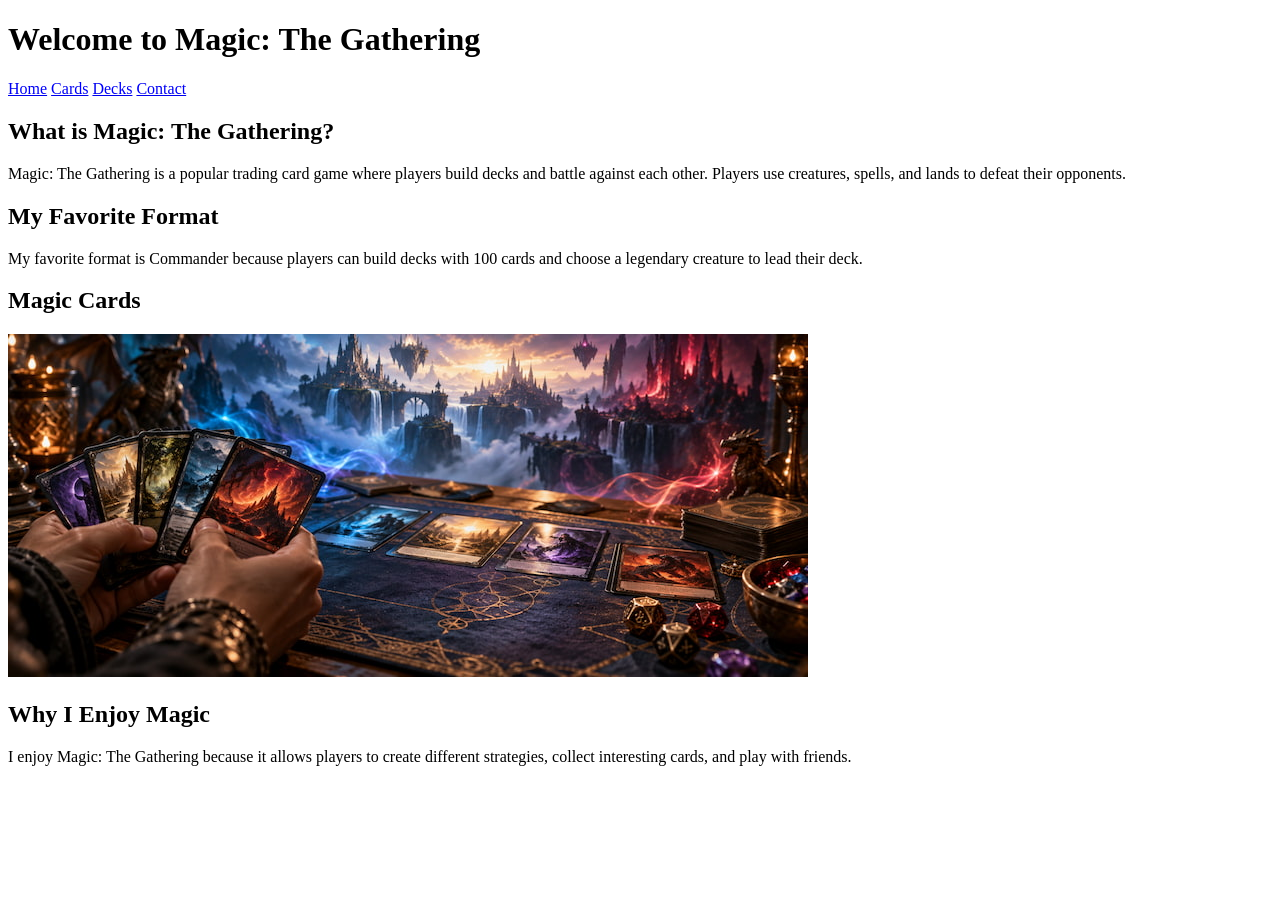
<file: w3/index.html>
<!DOCTYPE html>
<html>
<head>
    <title>Magic: The Gathering</title>
</head>
<body>

    <h1>Welcome to Magic: The Gathering</h1>

    <nav id="menu">
        <a href="index.html">Home</a>
        <a href="cards.html">Cards</a>
        <a href="decks.html">Decks</a>
        <a href="contact.html">Contact</a>
    </nav>

    <h2>What is Magic: The Gathering?</h2>

    <p>Magic: The Gathering is a popular trading card game
    where players build decks and battle against each other.
    Players use creatures, spells, and lands to defeat
    their opponents.</p>

    <h2>My Favorite Format</h2>

    <p>My favorite format is Commander because players can
    build decks with 100 cards and choose a legendary
    creature to lead their deck.</p>

    <h2>Magic Cards</h2>

    <img src="img/Magic-Board.jpg" alt="Magic: The Gathering Board">

    <h2>Why I Enjoy Magic</h2>

    <p>I enjoy Magic: The Gathering because it allows
    players to create different strategies, collect
    interesting cards, and play with friends.</p>

</body>
</html>
</file>
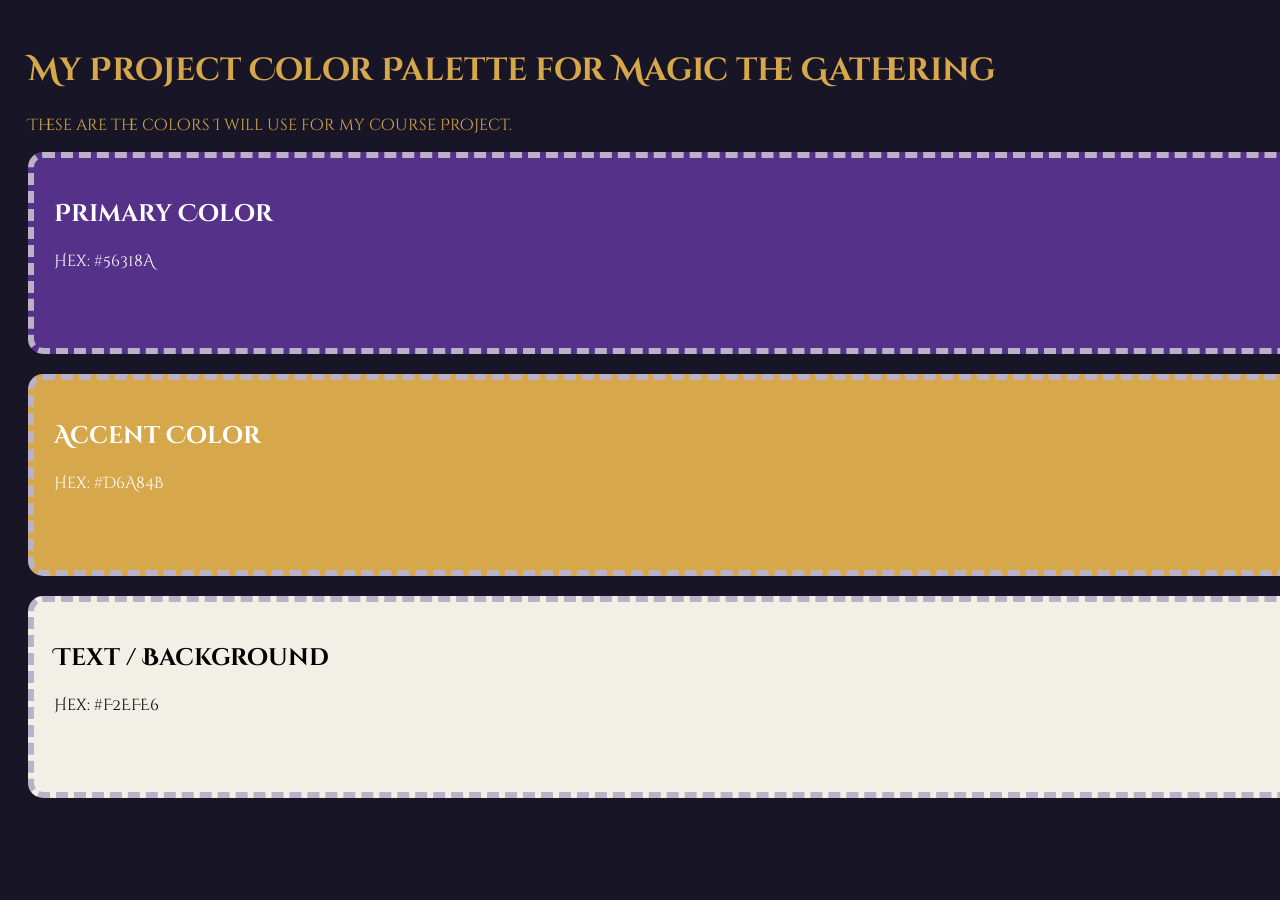
<file: w4/index.html>
<!DOCTYPE html>
<html lang="en">
<head>
    <meta charset="UTF-8">
    <title>My Project Palette</title>
    <link rel="stylesheet" href="css/style.css">
    <link rel="preconnect" href="https://fonts.googleapis.com">
    <link rel="preconnect" href="https://fonts.gstatic.com" crossorigin>
    <link href="https://fonts.googleapis.com/css2?family=Cinzel+Decorative:wght@400;700;900&display=swap" rel="stylesheet">
</head>
<body>

    <h1>My Project Color Palette for Magic the Gathering</h1>
    <p>These are the colors I will use for my course Project.</p>

    <div class="swatch primary">
        <h2>Primary Color</h2>
        <p>Hex: #56318A</p> 
    </div>

    <div class="swatch accent">
        <h2>Accent Color</h2>
        <p>Hex: #D6A84B</p>
    </div>

    <div class="swatch text">
        <h2>Text / Background</h2>
        <p>Hex: #F2EFE6</p>
    </div>

</body>
</html>
</file>
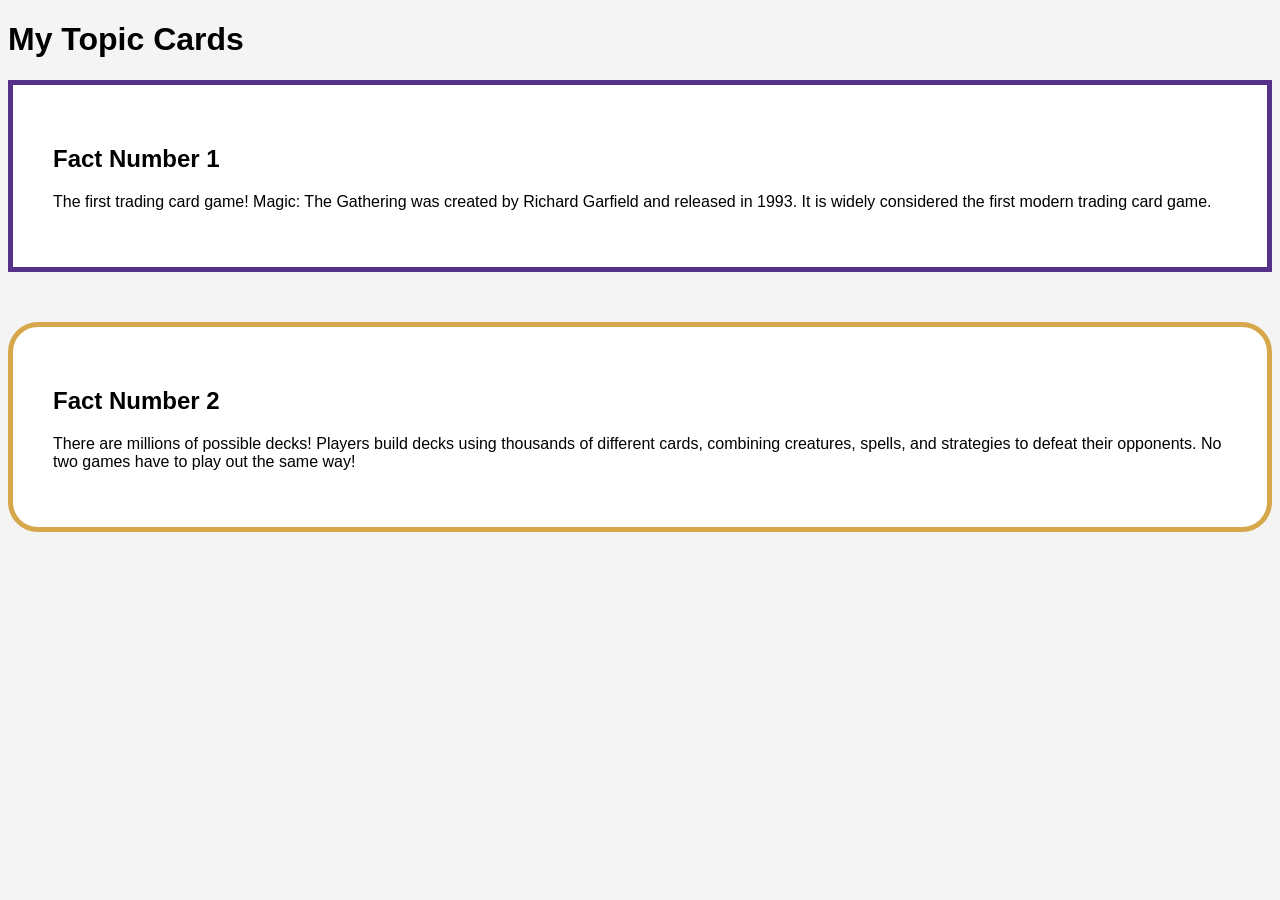
<file: w5/index.html>
<!DOCTYPE html>
<html lang="en">
<head>
    <meta charset="UTF-8">
    <title>Box Model Lab</title>
    <link rel="stylesheet" href="css/style.css">
</head>
<body>

    <h1>My Topic Cards</h1>

    <div class="card box-a">
        <h2>Fact Number 1</h2>
        <p>The first trading card game! 
Magic: The Gathering was created by Richard Garfield and released in 1993. It is widely considered the first modern trading card game.</p>
    </div>

    <div class="card box-b">
        <h2>Fact Number 2</h2>
        <p>There are millions of possible decks! Players build decks using thousands of different cards, combining creatures, spells, and strategies to defeat their opponents. No two games have to play out the same way!</p>
    </div>

</body>
</html>
</file>
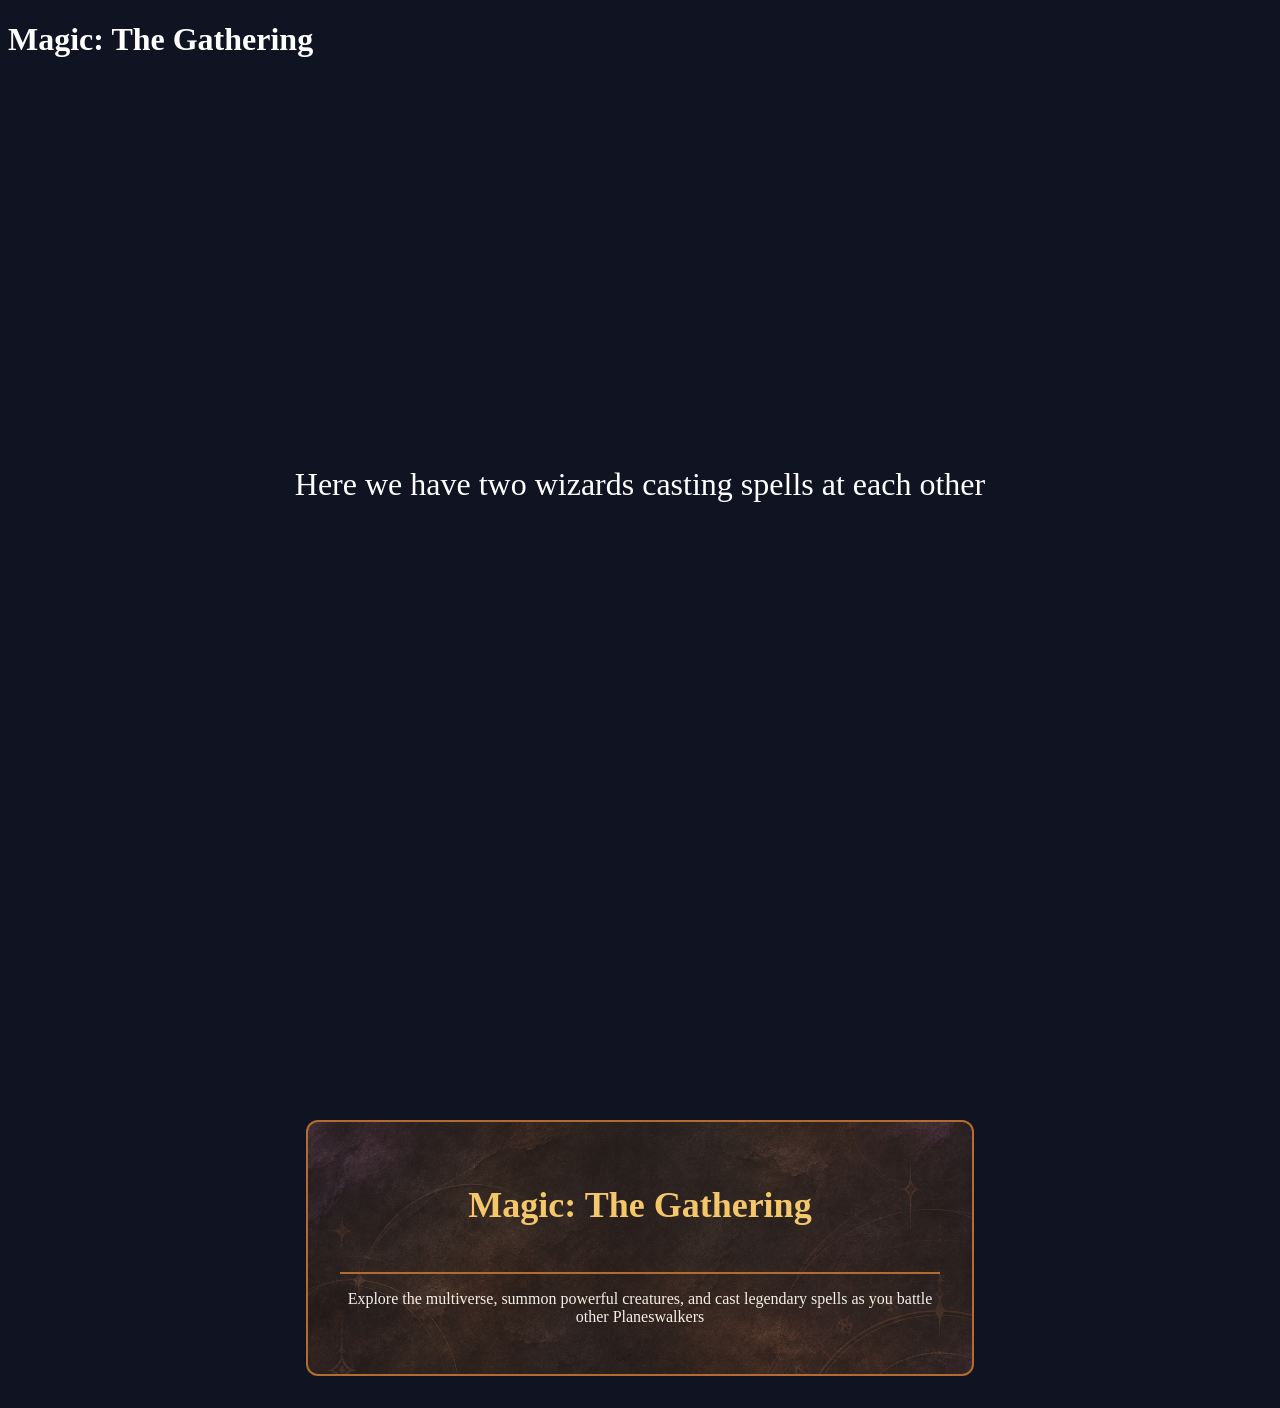
<file: w7/index.html>
<!DOCTYPE html>
<html lang="en">
<head>
    <meta charset="UTF-8">
    <title>Magic the Gathering</title>
    <link rel="stylesheet" href="css/style.css">
</head>
<body>
    <main>
        <h1>Magic: The Gathering</h1>

        <section class="hero-image">

        <h2>Here we have two wizards casting spells at each other</h2>

        </section>

        <article class="magic-card">
            <header>
                <h2>Magic: The Gathering</h2>
            </header>

            <p>Explore the multiverse, summon powerful creatures, and cast legendary spells as you battle other Planeswalkers</p>
        </article>
    </main>

</body>
</html>
</file>
<file: w4/css/style.css>
/* General Page Styles */
body {
    font-family: 'Cinzel Decorative', serif;
    padding: 20px;
    background-color: #171526; /* Default Gray */
    color: #D6A84B;
}

/* SHARED STYLES: All boxes get these rules */
.swatch {
    height: 150px;
    width: 100%;
    margin-bottom: 20px;
    padding: 20px;
    border: 6px dashed #B9B2C9; /* Default Border */
    border-radius: 15px;
    color: white; /* Default text color inside boxes */
}

/* UNIQUE STYLES: Update the HEX codes below */

/* 1. Primary Color */
.primary {
    background-color: #56318A; /* CHANGE THIS */
}

/* 2. Accent Color */
.accent {
    background-color: #D6A84B; /* CHANGE THIS */
}

/* 3. Text/Light Color */
.text {
    background-color: #F2EFE6; /* CHANGE THIS */
    color: black; /* Dark text for light background */
}
</file>
<file: w5/css/style.css>
body {
    font-family: sans-serif;
    background-color: #f4f4f4;
}

/* 1. THE BASE COMPONENT: This targets BOTH boxes */
.card {
    background-color: #FFFFFF; /* CHANGE TO: Your Text/Background color */
    color: #000000;
    border-width: 5px;
    border-style: solid;
    padding: 40px;
}

/* 2. THE MODIFIERS: These give each box a unique border color */
.box-a {
    border-color: #56318A; /* CHANGE TO: Your Primary color */
    margin-bottom: 50px;
}

.box-b {
    border-color: #D6A84B; /* CHANGE TO: Your Accent color */
    border-radius: 30px;
}

/* DevTools Check: Padding is Green, Border is Yellow, Margin is Orange */
</file>
<file: w7/css/style.css>
body{
    background-color: #101322;
    color: #fff;
}
.hero-image{
    min-height: 70vh;
    background-image: linear-gradient(
        90deg,rgba(36, 37, 77, 0.65) 35%),url(../images/hero-image.png);
    background-size: cover;
    background-position: center;
    text-align: center;
    padding-block: 40vh 2vh;
}

.hero-image h2{
    color: #fff;
    font-size: 2rem;
    font-weight: 400;
}

.magic-card {
    max-width: 600px;
    margin-inline: auto;
    margin-block: 2rem;
    padding: 2rem;

    background-image: url("../images/texture-image.png");
    background-size: cover;
    background-position: center;

    color: #F5EFE6;
    border: 2px solid #B46B32;
    border-radius: 12px;
    text-align: center;
}

.magic-card header {
    color: #F4C76B;
    font-size: 1.5rem;
    border-bottom: 2px solid #B46B32;
    padding-bottom: 1rem;
    margin-bottom: 1rem;
}
</file>
